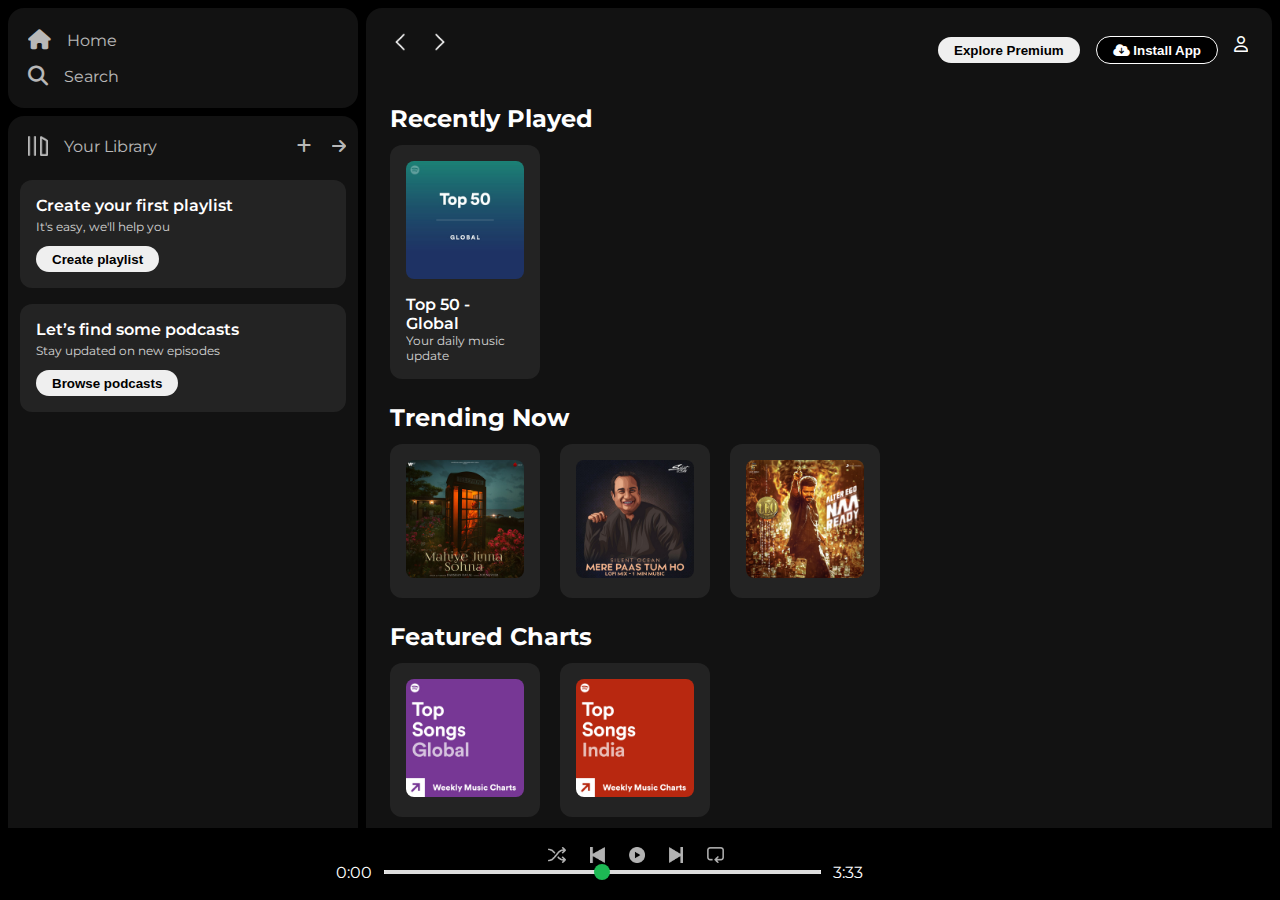
<file: index.html>
<!DOCTYPE html>
<html lang="en">
<head>
    <meta charset="UTF-8" />
    <meta name="viewport" content="width=device-width, initial-scale=1.0" />

    <!-- Icons & Fonts -->
    <link rel="stylesheet" href="https://fonts.googleapis.com/css2?family=Material+Symbols+Outlined" />
    <link rel="stylesheet" href="https://cdnjs.cloudflare.com/ajax/libs/font-awesome/6.5.1/css/all.min.css" />

    <!-- CSS -->
    <link rel="stylesheet" href="./style.css" />

    <!-- Google Font -->
    <link href="https://fonts.googleapis.com/css2?family=Montserrat:wght@100..900&display=swap" rel="stylesheet">

    <!-- Favicon -->
    <link rel="icon" href="./logo for spotify clone/logo.png" />

    <title>Spotify Web Player</title>
</head>

<body>
<div class="main">

    <!-- SIDEBAR -->
    <div class="sidebar">

        <div class="navigation">
            <div class="nav-option">
                <i class="fa-solid fa-house"></i>
                <a href="#">Home</a>
            </div>
            <div class="nav-option">
                <i class="fa-solid fa-magnifying-glass"></i>
                <a href="#">Search</a>
            </div>
        </div>

        <div class="library">
            <div class="options">
                <div class="lib-option nav-option">
                    <img src="./logo for spotify clone/library_icon.png" />
                    <a href="#">Your Library</a>
                </div>
                <div class="icons">
                    <i class="fa-solid fa-plus"></i>
                    <i class="fa-solid fa-arrow-right"></i>
                </div>
            </div>

            <div class="lib-box">
                <div class="box">
                    <p class="box-p1">Create your first playlist</p>
                    <p class="box-p2">It's easy, we'll help you</p>
                    <button class="badge">Create playlist</button>
                </div>
                <div class="box">
                    <p class="box-p1">Let’s find some podcasts</p>
                    <p class="box-p2">Stay updated on new episodes</p>
                    <button class="badge">Browse podcasts</button>
                </div>
            </div>
        </div>
    </div>

    <!-- MAIN CONTENT -->
    <div class="main_content">

        <div class="sticky-nav">
            <div class="sticky-nav-icons">
                <img src="./logo for spotify clone/backward_icon.png" />
                <img src="./logo for spotify clone/forward_icon.png" class="hide" />
            </div>

            <div class="sticky-nav-options">
                <button class="badge nav-item hide">Explore Premium</button>
                <button class="badge nav-item dark-badge">
                    <i class="fa-solid fa-cloud-arrow-down"></i> Install App
                </button>
                <i class="fa-regular fa-user"></i>
            </div>
        </div>

        <h2>Recently Played</h2>
        <div class="cards-container">
            <div class="card">
                <img src="./logo for spotify clone/card1img.jpeg" class="card-img" />
                <p class="card-title">Top 50 - Global</p>
                <p class="card-info">Your daily music update</p>
            </div>
        </div>

        <h2>Trending Now</h2>
        <div class="cards-container">
            <div class="card"><img src="./logo for spotify clone/card2img.jpeg" class="card-img"></div>
            <div class="card"><img src="./logo for spotify clone/card3img.jpeg" class="card-img"></div>
            <div class="card"><img src="./logo for spotify clone/card4img.jpeg" class="card-img"></div>
        </div>

        <h2>Featured Charts</h2>
        <div class="cards-container">
            <div class="card"><img src="./logo for spotify clone/card5img.jpeg" class="card-img"></div>
            <div class="card"><img src="./logo for spotify clone/card6img.jpeg" class="card-img"></div>
        </div>

        <div class="footer"><div class="line"></div></div>
    </div>

    <!-- MUSIC PLAYER -->
    <div class="music_player">

        <div class="album"></div>

        <div class="player">
            <div class="player-controls">
                <img src="./logo for spotify clone/player_icon1.png" class="player-control-icon">
                <img src="./logo for spotify clone/player_icon2.png" class="player-control-icon">
                <img src="./logo for spotify clone/player_icon3.png" class="player-control-icon">
                <img src="./logo for spotify clone/player_icon4.png" class="player-control-icon">
                <img src="./logo for spotify clone/player_icon5.png" class="player-control-icon">
            </div>

            <div class="playback-bar">
                <span>0:00</span>
                <input type="range" class="progress-bar">
                <span>3:33</span>
            </div>
        </div>

        <div class="controls"></div>
    </div>

</div>
</body>
</html>
</file>
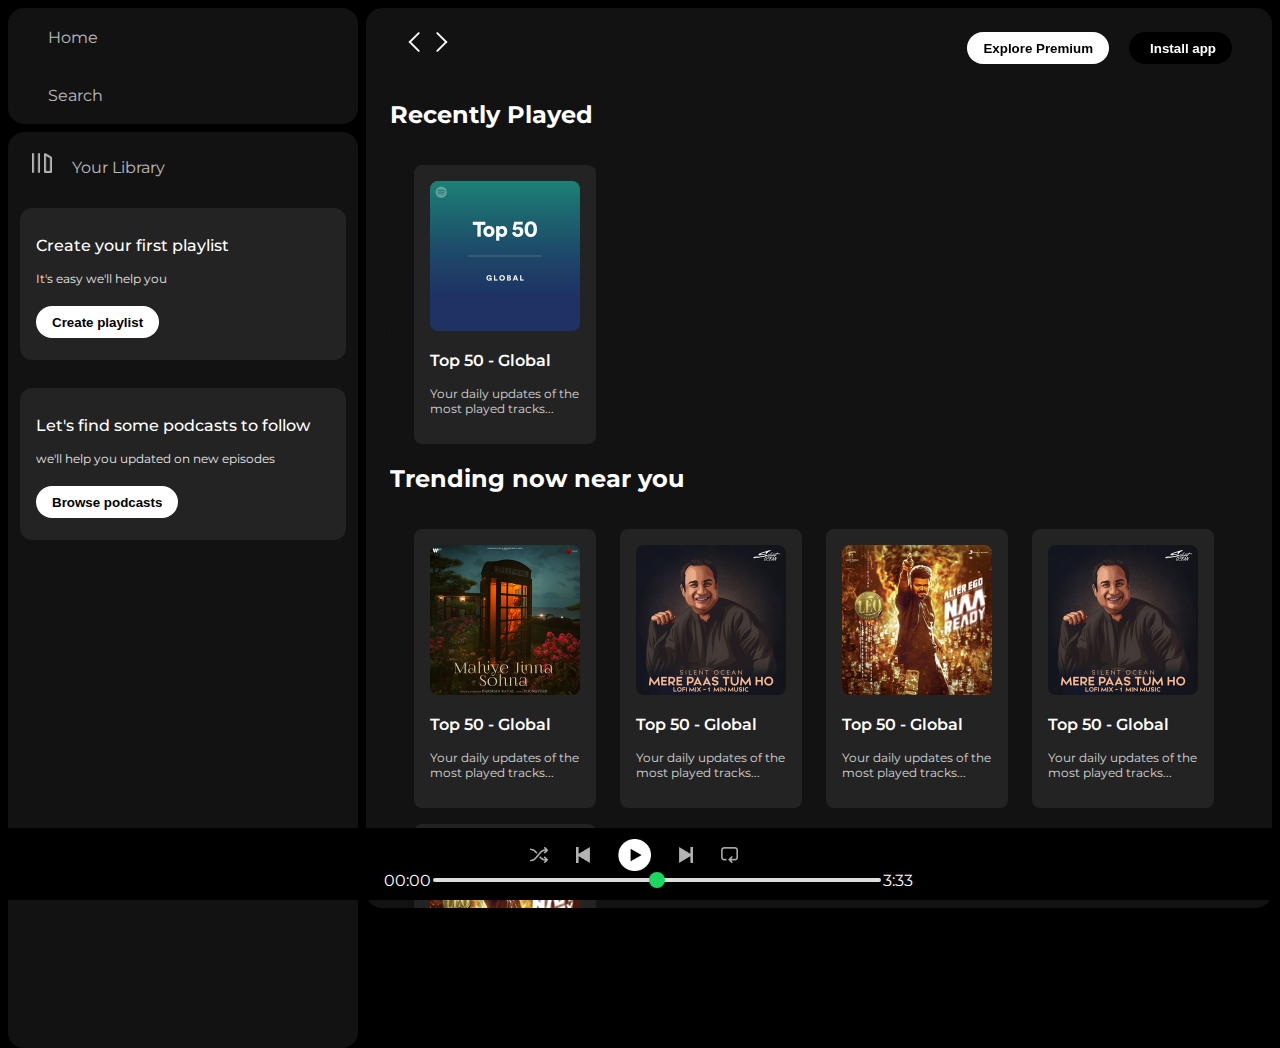
<file: main.html>
<!DOCTYPE html>
<html lang="en">
<head>
    <meta charset="UTF-8">
    <meta name="viewport" content="width=device-width, initial-scale=1.0">
    
    <link rel="stylesheet" href="https://fonts.googleapis.com/css2?family=Material+Symbols+Outlined:opsz,wght,FILL,GRAD@24,400,0,0" />
    <link rel="stylesheet" href="https://cdnjs.cloudflare.com/ajax/libs/font-awesome/6.5.1/css/all.min.css" integrity="sha512-DTOQO9RWCH3ppGqcWaEA1BIZOC6xxalwEsw9c2QQeAIftl+Vegovlnee1c9QX4TctnWMn13TZye+giMm8e2LwA==" crossorigin="anonymous" referrerpolicy="no-referrer" />
    <link rel="stylesheet" href="mainproject.css">
    <link rel="preconnect" href="https://fonts.googleapis.com">
    <link rel="preconnect" href="https://fonts.gstatic.com" crossorigin>
    <link href="https://fonts.googleapis.com/css2?family=Montserrat:ital,wght@0,100..900;1,100..900&display=swap" rel="stylesheet">
    <link rel="icon" href="./logo for spotify clone/logo.png">
    <title>
        Spotify-web player:Music for everyone
    </title>
</head>
<body>
    <div class="main">
        <div class="sidebar">

            <div class="navigation">
                <div class="nav-option">
                <i class="fa-solid fa-house"></i>
                <a href="#">Home</a>
                </div>

                <div class="nav-option">
                    <i class="fa-solid fa-magnifying-glass"></i>
                    <a href="#">Search</a>
                </div>
            </div>

            <div class="library">

                <div class="options">
                    <div class="lib-option nav-option">
                        <img src="./logo for spotify clone/library_icon.png"> 
                        <a href="#">Your Library</a>
                    </div>
                   <div class="icons">
                    <i class="fa-solid fa-plus"></i>
                    <i class="fa-solid fa-arrow-right"></i>
                   </div>
                </div>
                <div class="lib-box">
                    <div class="box">
                        <p class="box-p1">Create your first playlist</p>
                        <p class="box-p2">It's easy we'll help you</p>
                        <button class="badge">Create playlist</button>
                    </div>
                    <div class="box">
                        <p class="box-p1">Let's find some podcasts to follow</p>
                        <p class="box-p2">we'll help you updated on new episodes</p>
                        <button class="badge">Browse podcasts</button>
                    </div>
                </div>
            </div>
        </div>
        <div class="main_content">
            <div class="sticky-nav">
                <div class="sticky-nav-icons">
                    <img src="./logo for spotify clone/backward_icon.png">
                    <img src="./logo for spotify clone/forward_icon.png" class="hide">
                </div>
                <div class="stcky-nav-options">
                    <button class="badge nav-item hide">Explore Premium</button>
                    <button class="badge nav-item dark-badge"><i class="fa-solid fa-cloud-arrow-down" style="margin-right: 5px;"></i>Install app</button>
                    <i class="fa-regular fa-user"></i>
                </div>
            </div>

            <h2>Recently Played</h2>
            <div class="cards-container">
                <div class="card">
                    <img src="./logo for spotify clone/card1img.jpeg" class="card-img">
                    <p class="card-title">Top 50 - Global</p>
                    <p class="card-info">Your daily updates of the most played tracks...</p>
                </div>
            </div>

            <h2>Trending now near you</h2>
            <div class="cards-container">
                <div class="card">
                    <img src="./logo for spotify clone/card2img.jpeg" class="card-img">
                    <p class="card-title">Top 50 - Global</p>
                    <p class="card-info">Your daily updates of the most played tracks...</p>
                </div>
                <div class="card">
                    <img src="./logo for spotify clone/card3img.jpeg" class="card-img">
                    <p class="card-title">Top 50 - Global</p>
                    <p class="card-info">Your daily updates of the most played tracks...</p>
                </div>
                <div class="card">
                    <img src="./logo for spotify clone/card4img.jpeg" class="card-img">
                    <p class="card-title">Top 50 - Global</p>
                    <p class="card-info">Your daily updates of the most played tracks...</p>
                </div>
                <div class="card">
                    <img src="./logo for spotify clone/card3img.jpeg" class="card-img">
                    <p class="card-title">Top 50 - Global</p>
                    <p class="card-info">Your daily updates of the most played tracks...</p>
                </div>
                <div class="card">
                    <img src="./logo for spotify clone/card4img.jpeg" class="card-img">
                    <p class="card-title">Top 50 - Global</p>
                    <p class="card-info">Your daily updates of the most played tracks...</p>
                </div>
            </div>
            <h2>Featured charts</h2>
            <div class="cards-container">
                <div class="card">
                    <img src="./logo for spotify clone/card5img.jpeg" class="card-img">
                    <p class="card-title">Top 50 - Global</p>
                    <p class="card-info">Your daily updates of the most played tracks...</p>
                </div>
                <div class="card">
                    <img src="./logo for spotify clone/card6img.jpeg" class="card-img">
                    <p class="card-title">Top 50 - Global</p>
                    <p class="card-info">Your daily updates of the most played tracks...</p>
                </div>
                <div class="card">
                    <img src="./logo for spotify clone/card1img.jpeg" class="card-img">
                    <p class="card-title">Top 50 - Global</p>
                    <p class="card-info">Your daily updates of the most played tracks...</p>
                </div>
            </div>
            <div class="footer">
                <div class="line"></div>
            </div>
        </div>
        <div class="music_player">
            <div class="album"></div>
            <div class="player">
                <div class="player-controls">   
                    <img src="./logo for spotify clone/player_icon1.png" class="player-control-icon">
                    <img src="./logo for spotify clone/player_icon2.png" class="player-control-icon">
                    <img src="./logo for spotify clone/player_icon3.png" class="player-control-icon" style="opacity:1;height: 2rem;">
                    <img src="./logo for spotify clone/player_icon4.png" class="player-control-icon">
                    <img src="./logo for spotify clone/player_icon5.png" class="player-control-icon">
                </div>
                <div class="playback-bar">
                    <span class="curr-time">00:00</span>
                    <input type="range" min="0" max="100" class="progress-bar" step="1">
                    <span class="curr-time">3:33</span>
                </div>
            </div>
            <div class="controls"></div>
        </div>
    </div>
</body>
</html>
</file>
<file: mainproject.css>
body{
    font-family: "Montserrat", sans-serif;
    font-optical-sizing: auto;
    margin: 0px;
    overflow: hidden;
    color: white;
    background-color: black;
  }
  .main{
      display: flex;
      height: 100vh;
      padding: 0.5rem;
  }
  .sidebar{
  background-color: black;
  border-radius: 1rem;
  width: 350px;
  margin-right: 0.5rem;
  }
  .navigation{
      background-color: #121212;
      border-radius: 1rem;
      display: flex;
      flex-direction: column;
      justify-content: center;
      height: 100px;
      padding: 0.5rem 0.75rem;
  }
  a{
    text-decoration: none;
    color: #fff;
  }
  .nav-option{
    line-height: 2.5rem;
    opacity: 0.7;
    padding:0.5rem 0.75rem ;
  }
  .nav-option:hover{
    opacity: 1;
  }
  .nav-option i{
    font-size: 1.25rem;
  }
  .nav-option a{
  font-size: 1 rem;
  margin-left: 1rem;
  }
  .library{
    background-color: #121212;
    border-radius: 1rem;
    height: 100%;
    margin-top: 0.5rem;
    padding: 0.5rem 0.75rem;
  }
  .options{
    display: flex;
    justify-content: space-between;
    align-items: center;
  }
  .lib-option img{
    height: 1.25rem;
    width: 1.25rem;
  }
  .icons{
    font-size: 1.25rem;
    display: flex;
  }
  .icons i{
    opacity: 0.7;
    margin-right: 1rem;
  }
  .box{
    background-color: #232323;
    height: 8rem;
    border-radius: 0.75rem;
    margin: 0.75rem 0 1.75rem 0;
    padding: 0.75rem 1rem;
  }
  .box-p1{
    font-size: 1rem;
    font-weight: 500;
  }
  .box-p2{
    font-size: 0.75rem;
    opacity: 0.9;
  }
  .badge{
    background-color: #fff;
    border: none;
    border-radius: 100px;
    padding: 0.25rem 1rem;
    font-weight: 700;
    margin-top: 0.5rem;
    height:2rem;
    width: fit-content;
  
  }
  .dark-badge{
    background-color: #000;
    color:#fff;
  }
  .main_content{
  background-color: #121212;
  flex: 1;
  border-radius: 1rem;
  overflow: auto;
  padding: 0 1.5rem 0 1.5rem ;
  }
  .sticky-nav{
    position: sticky;
    top: 0;
    display: flex;
    justify-content: space-between;
    align-items: center;
    padding: 1em 0 1em 0;
    z-index: 10;
  }
  .sticky-nav-icons{
    margin-left: 0.75rem;
  }
  .sticky-nav-options{
    display: flex;
    justify-content: center;
    margin-left: 0.75rem;
    align-items: center;
  }
  .nav-item{
    margin-right: 1rem;
  }
  @media (max-width:1000px){
    .hide{
      display: none;
    }
  }
  .card{
    background-color: #232323;
    width: 150px;
    border-radius: 0.5rem;
    padding:1rem ;
    margin-left: 1.5rem;
    margin-top: 1rem;
  }
  .cards-container{
    display: flex;
    flex-wrap: wrap;
  }
  .card-img{
    width: 100%;
    border-radius: 0.5rem;
  }
  .card-title{
    font-weight: 600;
  }
  .card-info{
    font-size: 0.75rem;
    opacity: 0.8;
  }
  .footer{
    height: 300px;
    display: flex;
    align-items: center;
    justify-content: center;
  }
  .line{
    width: 90%;
    height: 50%;
    border-top: 1px solid white;
    opacity: 0.4;
  }
  
  .music_player{
  background-color: black;
  position: fixed;
  bottom: 0;
  width: 100%;
  height: 72px;
  }
  .music_player{
    display: flex;
    justify-content: space-between;
    align-items: center;
  }
  .album{
    width: 25%;
  }
  .player{
    width: 50%;
  }
  .controls{
    width: 25%;
  }
  .player-controls{
    display: flex;
    justify-content: center;
    align-items: center;
  }
  .player-control-icon{
    height:1rem ;
    margin-right: 1.75rem;
    opacity: 0.7;
  }
  .player-control-icon:hover{
    opacity: 1;
  }
  .playback-bar{
    display: flex;
    justify-content: center;
    align-items: center;
  }
  .progress-bar{
    width: 70%;
    appearance: none;
    background-color:transparent ;
    cursor: pointer;
  }
  .progress-bar::-webkit-slider-runnable-track{
    background-color: #ddd;
    border-radius: 100px;
    height: 0.2rem;
  }
  .progress-bar::-webkit-slider-thumb{
    appearance: none;
    height: 1rem;
    width: 1rem;
    background-color: #1bd760;
    border-radius: 50%;
    margin-top: -6px;
  }
</file>
<file: style.css>
/* ===== Global Reset ===== */
* {
  box-sizing: border-box;
  margin: 0;
  padding: 0;
}

body {
  font-family: "Montserrat", sans-serif;
  background-color: #000;
  color: #fff;
  overflow: hidden;
}

/* ===== Main Layout ===== */
.main {
  display: flex;
  height: 100vh;
  padding: 0.5rem;
}

/* ===== Sidebar ===== */
.sidebar {
  width: 350px;
  background-color: #000;
  margin-right: 0.5rem;
}

.navigation,
.library {
  background-color: #121212;
  border-radius: 1rem;
  padding: 0.75rem;
}

.navigation {
  height: 100px;
  display: flex;
  flex-direction: column;
  justify-content: center;
}

.nav-option {
  display: flex;
  align-items: center;
  gap: 1rem;
  padding: 0.5rem;
  opacity: 0.7;
  cursor: pointer;
}

.nav-option:hover {
  opacity: 1;
}

.nav-option i {
  font-size: 1.25rem;
}

.nav-option a {
  text-decoration: none;
  color: white;
  font-size: 1rem;
}

/* ===== Library ===== */
.library {
  margin-top: 0.5rem;
  height: calc(100% - 110px);
}

.options {
  display: flex;
  justify-content: space-between;
  align-items: center;
}

.lib-option {
  display: flex;
  align-items: center;
  gap: 1rem;
}

.lib-option img {
  height: 1.25rem;
}

.icons i {
  margin-left: 1rem;
  opacity: 0.7;
}

.icons i:hover {
  opacity: 1;
}

.lib-box {
  margin-top: 1rem;
}

.box {
  background-color: #232323;
  border-radius: 0.75rem;
  padding: 1rem;
  margin-bottom: 1rem;
}

.box-p1 {
  font-weight: 600;
  margin-bottom: 0.25rem;
}

.box-p2 {
  font-size: 0.75rem;
  opacity: 0.8;
}

.badge {
  margin-top: 0.75rem;
  padding: 0.35rem 1rem;
  border-radius: 100px;
  border: none;
  font-weight: 700;
  cursor: pointer;
}

.dark-badge {
  background-color: #000;
  color: #fff;
  border: 1px solid #fff;
}

/* ===== Main Content ===== */
.main_content {
  flex: 1;
  background-color: #121212;
  border-radius: 1rem;
  padding: 0 1.5rem;
  overflow-y: auto;
}

.sticky-nav {
  position: sticky;
  top: 0;
  background-color: #121212;
  display: flex;
  justify-content: space-between;
  align-items: center;
  padding: 1rem 0;
  z-index: 10;
}

.sticky-nav-icons img {
  height: 1.25rem;
  margin-right: 1rem;
}

.sticky-nav-options {
  display: flex;
  align-items: center;
  gap: 1rem;
}

h2 {
  margin-top: 1.5rem;
  margin-bottom: 0.75rem;
}

/* ===== Cards ===== */
.cards-container {
  display: flex;
  flex-wrap: wrap;
  gap: 1.25rem;
}

.card {
  background-color: #232323;
  width: 150px;
  border-radius: 0.75rem;
  padding: 1rem;
  cursor: pointer;
  transition: background 0.3s;
}

.card:hover {
  background-color: #2a2a2a;
}

.card-img {
  width: 100%;
  border-radius: 0.5rem;
}

.card-title {
  font-weight: 600;
  margin-top: 0.75rem;
}

.card-info {
  font-size: 0.75rem;
  opacity: 0.8;
}

/* ===== Footer ===== */
.footer {
  height: 200px;
  display: flex;
  justify-content: center;
  align-items: center;
}

.line {
  width: 90%;
  border-top: 1px solid #fff;
  opacity: 0.2;
}

/* ===== Music Player ===== */
.music_player {
  position: fixed;
  bottom: 0;
  width: 100%;
  height: 72px;
  background-color: #000;
  display: flex;
  align-items: center;
  justify-content: space-between;
  padding: 0 1rem;
}

.album,
.controls {
  width: 25%;
}

.player {
  width: 50%;
}

.player-controls {
  display: flex;
  justify-content: center;
  align-items: center;
}

.player-control-icon {
  height: 1rem;
  margin-right: 1.5rem;
  opacity: 0.7;
  cursor: pointer;
}

.player-control-icon:hover {
  opacity: 1;
}

.main-play {
  height: 2rem;
  opacity: 1;
}

.playback-bar {
  display: flex;
  align-items: center;
  gap: 0.75rem;
}

.progress-bar {
  width: 70%;
  appearance: none;
  cursor: pointer;
}

.progress-bar::-webkit-slider-runnable-track {
  background-color: #ddd;
  height: 0.25rem;
  border-radius: 100px;
}

.progress-bar::-webkit-slider-thumb {
  appearance: none;
  height: 1rem;
  width: 1rem;
  background-color: #1db954;
  border-radius: 50%;
  margin-top: -6px;
}

/* ===== Responsive ===== */
@media (max-width: 1000px) {
  .hide {
    display: none;
  }
}
</file>
